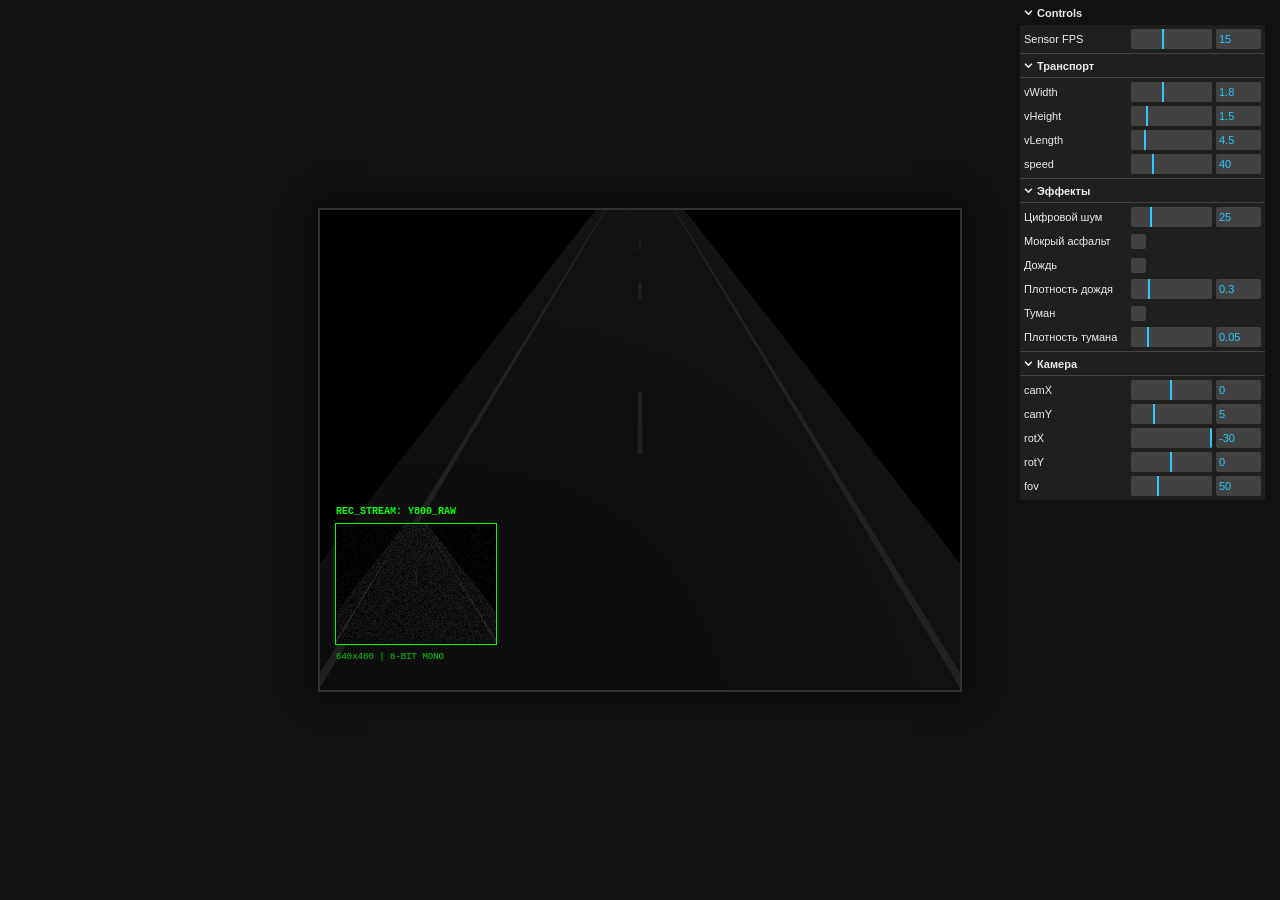
<file: tixroad/index.html>
<!DOCTYPE html>
<html lang="ru">
<head>
    <meta charset="UTF-8">
    <title>Sensor Sim Y800 - Full Vehicle Specs</title>
    <style>
        body { margin: 0; background: #111; font-family: 'Courier New', monospace; display: flex; justify-content: center; align-items: center; height: 100vh; overflow: hidden; flex-direction: column; }
        #camera-viewport { width: 640px; height: 480px; border: 2px solid #333; position: relative; background: #000; box-shadow: 0 0 30px rgba(0,0,0,0.7); }
        #y800-preview { position: absolute; bottom: 45px; left: 15px; width: 160px; height: 120px; border: 1px solid #0f0; background: #000; }
        #monitor-canvas { width: 100%; height: 100%; transform: scaleY(-1); image-rendering: pixelated; }
        .label { position: absolute; top: -18px; left: 0; color: #0f0; font-size: 10px; font-weight: bold; text-transform: uppercase; }
        .info { position: absolute; bottom: -18px; left: 0; color: #0f0; font-size: 9px; white-space: nowrap; opacity: 0.8; }
    </style>
    
    <script type="importmap">
    {
        "imports": {
            "three": "./libs/three.module.js",
            "lil-gui": "./libs/lil-gui.esm.js"
        }
    }
    </script>
    
</head>
<body>
    <div id="camera-viewport">
        <div id="y800-preview">
            <span class="label">REC_STREAM: Y800_RAW</span>
            <canvas id="monitor-canvas"></canvas>
            <span class="info">640x480 | 8-BIT MONO</span>
        </div>
    </div>

    <script type="module">
        import * as THREE from 'three';
        import { GUI } from 'lil-gui';

        const S_W = 640, S_H = 480;
        const scene = new THREE.Scene();
        const renderer = new THREE.WebGLRenderer({ antialias: true, preserveDrawingBuffer: true });
        renderer.setSize(S_W, S_H);
        renderer.shadowMap.enabled = true;
        renderer.shadowMap.type = THREE.PCFSoftShadowMap;
        document.getElementById('camera-viewport').appendChild(renderer.domElement);

        const camera = new THREE.PerspectiveCamera(50, S_W / S_H, 0.1, 1000);
        camera.rotation.order = 'YXZ';

        // --- 1. ДОРОГА ---
        const roadLen = 200;
        const roadGroup = new THREE.Group();
        const roadMat = new THREE.MeshStandardMaterial({ color: 0x1a1a1a, roughness: 0.9, metalness: 0.0 });
        const ground = new THREE.Mesh(new THREE.PlaneGeometry(9, roadLen), roadMat);
        ground.rotation.x = -Math.PI / 2; ground.receiveShadow = true;
        roadGroup.add(ground);

        const lineMat = new THREE.MeshBasicMaterial({ color: 0x333333, transparent: true, opacity: 0.5 }); 
        for(let i = -roadLen/2; i < roadLen/2; i += 12) { 
            const l = new THREE.Mesh(new THREE.PlaneGeometry(0.1, 3), lineMat); 
            l.rotation.x = -Math.PI / 2; l.position.set(0, 0.005, i);
            roadGroup.add(l);
        }
        [-3.5, 3.5].forEach(x => { 
            const edge = new THREE.Mesh(new THREE.PlaneGeometry(0.1, roadLen), lineMat); 
            edge.rotation.x = -Math.PI / 2; edge.position.set(x, 0.004, 0);
            roadGroup.add(edge);
        });
        scene.add(roadGroup);

        // --- ДОЖДЬ (Глобальный) ---
        const rainCount = 8000;
        const rainGeo = new THREE.BufferGeometry();
        const rainPos = new Float32Array(rainCount * 3);
        for(let i=0; i<rainCount*3; i+=3) {
            rainPos[i] = (Math.random() - 0.5) * 50; 
            rainPos[i+1] = Math.random() * 30;
            rainPos[i+2] = (Math.random() - 0.5) * roadLen;
        }
        rainGeo.setAttribute('position', new THREE.BufferAttribute(rainPos, 3));
        const rainMatr = new THREE.PointsMaterial({ color: 0xaaaaaa, size: 0.04, transparent: true, opacity: 0 });
        const rain = new THREE.Points(rainGeo, rainMatr);
        scene.add(rain);

        // --- 2. МАШИНА ---
        const carGroup = new THREE.Group();
        const carBody = new THREE.Mesh(new THREE.BoxGeometry(1, 1, 1), new THREE.MeshStandardMaterial({ color: 0x880000 }));
        carBody.castShadow = true; 
        carGroup.add(carBody);
        scene.add(carGroup);

        const createHL = () => {
            const l = new THREE.SpotLight(0xffffcc, 0, 80, Math.PI/4, 0.3);
            l.castShadow = true;
            const b = new THREE.Mesh(new THREE.SphereGeometry(0.08), new THREE.MeshBasicMaterial({ color: 0xffffff }));
            scene.add(l, l.target, b);
            return { l, b };
        };
        const headL = createHL(), headR = createHL(), headC = createHL();

        const sun = new THREE.DirectionalLight(0xffffff, 1);
        sun.castShadow = true;
        sun.shadow.camera.left = -20; sun.shadow.camera.right = 20;
        sun.shadow.camera.top = 20; sun.shadow.camera.bottom = -20;
        sun.shadow.mapSize.set(1024, 1024);
        scene.add(sun, sun.target, new THREE.AmbientLight(0xffffff, 0.1));

        // --- 3. НАСТРОЙКИ ---
        const settings = {
            fps: 15, speed: 40, vWidth: 1.8, vHeight: 1.5, vLength: 4.5,
            camX: 0, camY: 5, camZ: 30, rotX: -30, rotY: 0, fov: 50,
            sunLat: 25, sunIntensity: 1, noiseIntensity: 25, lightPower: 80,
            wetRoad: false, rain: false, rainIntensity: 0.3, 
            fog: false, fogDensity: 0.05
        };

        const gui = new GUI();
        gui.add(settings, 'fps', 5, 30, 1).name('Sensor FPS');
        const vF = gui.addFolder('Транспорт');
        vF.add(settings, 'vWidth', 1, 3); 
        vF.add(settings, 'vHeight', 0.8, 4.5); // Вернул высоту
        vF.add(settings, 'vLength', 1.5, 20);  // Вернул длину
        vF.add(settings, 'speed', 0, 150);
        
        const eF = gui.addFolder('Эффекты');
        eF.add(settings, 'noiseIntensity', 0, 100).name('Цифровой шум');
        eF.add(settings, 'wetRoad').name('Мокрый асфальт').onChange(v => {
            roadMat.roughness = v ? 0.1 : 0.9;
            roadMat.metalness = v ? 0.4 : 0.0;
            roadMat.color.setHex(v ? 0x080808 : 0x1a1a1a);
        });
        eF.add(settings, 'rain').name('Дождь');
        eF.add(settings, 'rainIntensity', 0.1, 1.0).name('Плотность дождя');
        eF.add(settings, 'fog').name('Туман').onChange(v => {
            scene.fog = v ? new THREE.FogExp2(0x000000, settings.fogDensity) : null;
        });
        eF.add(settings, 'fogDensity', 0.01, 0.2).name('Плотность тумана').onChange(v => {
            if (scene.fog) scene.fog.density = v;
        });

        const cF = gui.addFolder('Камера');
        cF.add(settings, 'camX', -5, 5); cF.add(settings, 'camY', 3, 10);
        cF.add(settings, 'rotX', -45, -30); 
        cF.add(settings, 'rotY', -30, 30);
        cF.add(settings, 'fov', 40, 70).onChange(v => { camera.fov = v; camera.updateProjectionMatrix(); });

        const mCanvas = document.getElementById('monitor-canvas'), mCtx = mCanvas.getContext('2d');
        mCanvas.width = S_W; mCanvas.height = S_H;

        function capture() {
            const gl = renderer.getContext();
            const px = new Uint8Array(S_W * S_H * 4);
            gl.readPixels(0, 0, S_W, S_H, gl.RGBA, gl.UNSIGNED_BYTE, px);
            const img = mCtx.createImageData(S_W, S_H);
            for (let i = 0; i < S_W * S_H; i++) {
                const j = i * 4;
                let y = 0.299*px[j] + 0.587*px[j+1] + 0.114*px[j+2];
                const noise = (Math.random() - 0.5) * settings.noiseIntensity;
                y = Math.min(255, Math.max(0, y + noise));
                img.data[j] = img.data[j+1] = img.data[j+2] = y; img.data[j+3] = 255;
            }
            mCtx.putImageData(img, 0, 0);
        }

        let lastT = 0;
        function animate(t) {
            requestAnimationFrame(animate);
            const dt = (t - lastT) / 1000 || 0; 
            lastT = t;
            
            carBody.scale.set(settings.vWidth, settings.vHeight, settings.vLength);
            carGroup.position.set(1.75, (settings.vHeight / 2) + 0.2, carGroup.position.z + (settings.speed / 3.6) * dt);
            if (carGroup.position.z > roadLen/2) carGroup.position.z = -roadLen/2;

            if (settings.rain) {
                rainMatr.opacity = settings.rainIntensity;
                const posArr = rain.geometry.attributes.position.array;
                const rainSpeed = settings.rainIntensity * 1.5;
                for (let i = 1; i < posArr.length; i += 3) {
                    posArr[i] -= rainSpeed;
                    if (posArr[i] < 0) posArr[i] = 30; 
                }
                rain.geometry.attributes.position.needsUpdate = true;
            } else { rainMatr.opacity = 0; }

            const phi = THREE.MathUtils.degToRad(90 - settings.sunLat);
            sun.position.setFromSphericalCoords(100, phi, Math.PI/2);
            sun.position.z += carGroup.position.z;
            sun.target.position.set(carGroup.position.x, 0, carGroup.position.z);
            sun.target.updateMatrixWorld();

            const frontZ = carGroup.position.z + (settings.vLength / 2);
            const hY = 0.5;
            const tiltRad = THREE.MathUtils.degToRad(1.5);
            const targetY = hY - (Math.tan(tiltRad) * 20);

            [headL, headR, headC].forEach(h => { h.l.intensity = 0; h.b.visible = false; });

            if (settings.vWidth <= 1.0) {
                headC.l.intensity = settings.lightPower;
                headC.l.position.set(carGroup.position.x, hY, frontZ);
                headC.l.target.position.set(carGroup.position.x, targetY, frontZ + 20);
                headC.b.position.copy(headC.l.position); headC.b.visible = true;
            } else {
                const posX = (settings.vWidth / 2) - 0.2; 
                [headL, headR].forEach((h, i) => {
                    const curX = carGroup.position.x + (posX * (i === 0 ? -1 : 1));
                    h.l.intensity = settings.lightPower;
                    h.l.position.set(curX, hY, frontZ);
                    h.l.target.position.set(curX, targetY, frontZ + 20);
                    h.b.position.copy(h.l.position); h.b.visible = true;
                });
            }

            sun.intensity = settings.sunIntensity;
            camera.position.set(settings.camX, settings.camY, settings.camZ);
            camera.rotation.set(THREE.MathUtils.degToRad(settings.rotX), THREE.MathUtils.degToRad(settings.rotY), 0);

            renderer.render(scene, camera);
            capture();
        }

        animate(0);
    </script>
</body>
</html>
</file>
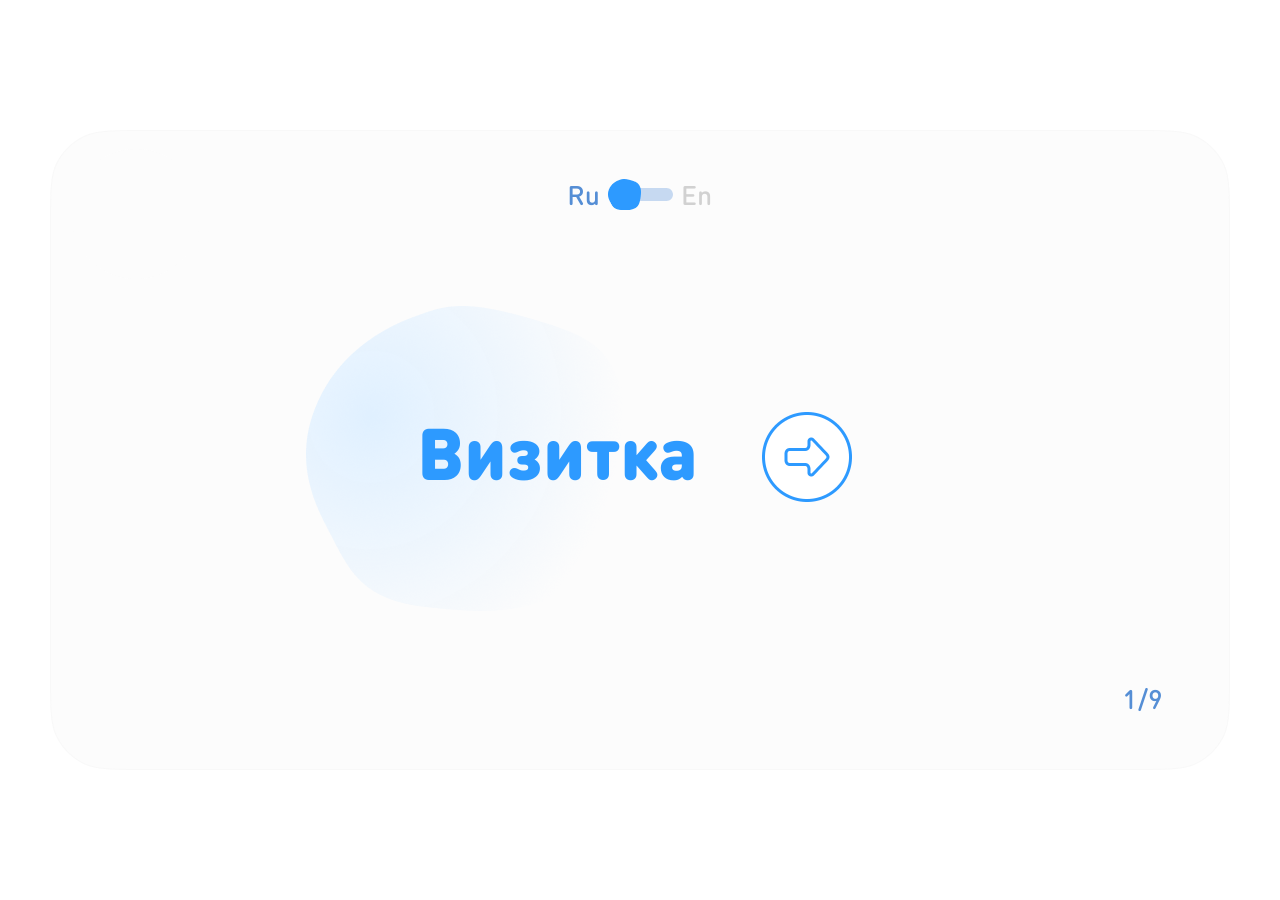
<file: visitcard/index.html>
﻿<!doctype html>
<html lang="en-US">
<head>
  <meta charset="utf-8">
  <!-- Created using Storyline 360 x64 - http://www.articulate.com  -->
  <!-- version: 3.82.31354.0 -->
  <title>visitcard15</title>
  <meta http-equiv="x-ua-compatible" content="IE=edge"/>
  <meta name="viewport" content="width=device-width,initial-scale=1,user-scalable=no,shrink-to-fit=no,minimal-ui"/>
  <meta name="apple-mobile-web-app-capable" content="yes"/>
  <style>
    html, body { height: 100%; padding: 0; margin: 0 }
    #app { height: 100%; width: 100%; }
  </style>

  <script>
    window.DS = {};
    window.globals = {
      DATA_PATH_BASE: '',
      HAS_FRAME: true,
      HAS_SLIDE: true,

      lmsPresent: false,
      tinCanPresent: false,
      cmi5Present: false,
      aoSupport: false,
      scale: 'noscale',
      captureRc: false,
      browserSize: 'optimal',
      bgColor: '#FFFFFF',
      features: 'BackgroundAudioTriggers,BackgroundAudioVolumeVariable,ConnectionMessages,DropIn1,DropIn2,DropIn3,DropIn4,DropIn5,LayerPresentAsDialog,MultiLineTextEntry,MultipleQuizTracking,PlayerTooltips,UpdatedThemeEditor',
      themeName: 'unified',
      preloaderColor: '#8C8C8C',
      suppressAnalytics: false,
      productChannel: 'stable',
      publishSource: 'storyline',
      aid: 'aid|1ee7dd15-1472-4742-a894-e7dce46ab23c',
      cid: 'f4eb46d7-cd8f-49f8-a8a5-55f591bffea7',
      playerVersion: '3.82.31354.0',
      publishTimestamp: '2024-01-12T11:11:28.3998972Z',
      maxIosVideoElements: 10,
      connectionSettings: { message: 'You%20are%20offline.%20Trying%20to%20reconnect...', useDarkTheme: true, mode: 'disabled' },

      
      parseParams: function(qs) {
        if (window.globals.parsedParams != null) {
          return window.globals.parsedParams;
        }
        qs = (qs || window.location.search.substr(1)).split('+').join(' ');
        var params = {},
            tokens,
            re = /[?&]?([^=]+)=([^&]*)/g;

        while (tokens = re.exec(qs)) {
          params[decodeURIComponent(tokens[1]).trim()] =
            decodeURIComponent(tokens[2]).trim();
        }
        window.globals.parsedParams = params;
        return params;
      }

    };
  </script>
  <script>
    var isIe11 = ('ActiveXObject' in window || window.MSBlobBuilder != null)
      && window.msCrypto != null && !window.ActiveXObject;
    if (isIe11) {
      window.globals.unsupportedBrowser = true;
      document.write(atob('[base64]'));
    }
  </script>
  
  <script>window.THREE = { };</script>
  
</head>
<body style="background: #FFFFFF" class="cs-HTML theme-unified">
  <!-- 360 -->
  <script>!function(){var e,i=/iPhone/i,o=/iPod/i,n=/iPad/i,t=/\biOS-universal(?:.+)Mac\b/i,r=/\bAndroid(?:.+)Mobile\b/i,a=/Android/i,d=/(?:SD4930UR|\bSilk(?:.+)Mobile\b)/i,p=/Silk/i,l=/Windows Phone/i,u=/\bWindows(?:.+)ARM\b/i,b=/BlackBerry/i,s=/BB10/i,c=/Opera Mini/i,f=/\b(CriOS|Chrome)(?:.+)Mobile/i,h=/Mobile(?:.+)Firefox\b/i,v=function(e){return void 0!==e&&"MacIntel"===e.platform&&"number"==typeof e.maxTouchPoints&&e.maxTouchPoints>1&&"undefined"==typeof MSStream};e=function(e){var m={userAgent:"",platform:"",maxTouchPoints:0};e||"undefined"==typeof navigator?"string"==typeof e?m.userAgent=e:e&&e.userAgent&&(m={userAgent:e.userAgent,platform:e.platform,maxTouchPoints:e.maxTouchPoints||0}):m={userAgent:navigator.userAgent,platform:navigator.platform,maxTouchPoints:navigator.maxTouchPoints||0};var g=m.userAgent,y=g.split("[FBAN");void 0!==y[1]&&(g=y[0]),void 0!==(y=g.split("Twitter"))[1]&&(g=y[0]);var A=function(e){return function(i){return i.test(e)}}(g),w={apple:{phone:A(i)&&!A(l),ipod:A(o),tablet:!A(i)&&(A(n)||v(m))&&!A(l),universal:A(t),device:(A(i)||A(o)||A(n)||A(t)||v(m))&&!A(l)},amazon:{phone:A(d),tablet:!A(d)&&A(p),device:A(d)||A(p)},android:{phone:!A(l)&&A(d)||!A(l)&&A(r),tablet:!A(l)&&!A(d)&&!A(r)&&(A(p)||A(a)),device:!A(l)&&(A(d)||A(p)||A(r)||A(a))||A(/\bokhttp\b/i)},windows:{phone:A(l),tablet:A(u),device:A(l)||A(u)},other:{blackberry:A(b),blackberry10:A(s),opera:A(c),firefox:A(h),chrome:A(f),device:A(b)||A(s)||A(c)||A(h)||A(f)},any:!1,phone:!1,tablet:!1};return w.any=w.apple.device||w.android.device||w.windows.device||w.other.device,w.phone=w.apple.phone||w.android.phone||w.windows.phone,w.tablet=w.apple.tablet||w.android.tablet||w.windows.tablet,w}(),"object"==typeof exports&&"undefined"!=typeof module?module.exports=e:"function"==typeof define&&define.amd?define((function(){return e})):this.isMobile=e}();
    window.isMobile.apple.tablet = window.isMobile.apple.tablet ||
      (navigator.platform === 'MacIntel' && navigator.maxTouchPoints > 1);
    window.isMobile.apple.device = window.isMobile.apple.device || window.isMobile.apple.tablet;
    window.isMobile.tablet = window.isMobile.tablet || window.isMobile.apple.tablet;
    window.isMobile.any = window.isMobile.any || window.isMobile.apple.tablet;
  </script>

  <div id="focus-sink" tabindex="-1"></div>

  <div id="preso"></div>
  <script>
    (function() {

      var classTypes = [ 'desktop', 'mobile', 'phone', 'tablet' ];

      var addDeviceClasses = function(prefix, testObj) {
        var curr, i;
        for (i = 0; i < classTypes.length; i++) {
          curr = classTypes[i];
          if (testObj[curr]) {
            document.body.classList.add(prefix + curr);
          }
        }
      };

      var params = window.globals.parseParams(),
          isDevicePreview = params.devicepreview === '1',
          isPhoneOverride = params.deviceType === 'phone' || (isDevicePreview && params.phone == '1'),
          isTabletOverride = (params.deviceType === 'tablet' || isDevicePreview) && !isPhoneOverride,
          isMobileOverride = isPhoneOverride || isTabletOverride;

      var deviceView = {
        desktop: !window.isMobile.any && !isMobileOverride,
        mobile: window.isMobile.any || isMobileOverride,
        phone: isPhoneOverride || (window.isMobile.phone && !isTabletOverride),
        tablet: isTabletOverride || window.isMobile.tablet
      };

      window.globals.deviceView = deviceView;
      window.isMobile.desktop = !window.isMobile.any;
      window.isMobile.mobile = window.isMobile.any;

      addDeviceClasses('view-', deviceView);

    })();
  </script>
  
  <script src='story_content/user.js' type=text/javascript></script>
  <div class="slide-loader"></div>

  <script>
    var doc = document, loader = doc.body.querySelector('.slide-loader'); [ 1, 2, 3 ].forEach(function(n) { var d = doc.createElement('div'); d.style.backgroundColor = window.globals.preloaderColor; d.classList.add('mobile-loader-dot'); d.classList.add('dot' + n); loader.appendChild(d); });
  </script>

  <div class="mobile-load-title-overlay" style="display: none">
    <div class="mobile-load-title">visitcard15</div>
  </div>

  <div class="mobile-chrome-warning"></div>

  
<style>
  .warn-connection-dialog {
    display: none;
    background: transparent;
    pointer-events: all;
    position: fixed;
    left: 0;
    top: 0;
    width: 100%;
    height: 100%;
    z-index: 999;
  }

  .warn-connection-content {
    pointer-events: all;
    border-radius: 4px;
    background: white;
    border: 1px solid #E7E7E7;
    color: #333333;
    box-shadow: 0 2px 4px rgba(0, 0, 0, 0.25);
    transition: all 150ms ease-out;
    position: absolute;
    white-space: nowrap;
  }

  .view-phone.is-landscape .warn-connection-content {
    left: 23px;
    bottom: 23px;
  }

  .view-tablet.is-landscape .warn-connection-content {
    left: 50%;
    top: 20px;
    transform: translateX(-50%);
  }

  .view-mobile.is-portrait .warn-connection-content {
    transform: translate(-50%, calc(-100% - 15px));
  }

  .warn-connection-content p {
    display: inline-block;
    margin: 0 8px 0 0;
    line-height: 33px;
    font-size: 11px;
  }

  .warn-connection-content svg {
    position: relative;
    vertical-align: middle;
    margin: 0 2px 2px 8px;
  }

  .view-desktop .warn-connection-content {
    left: 1.5em;
    bottom: 1.5em;
  }

  .view-desktop .warn-connection-content p {
    font-size: 1.1em;
  }

  .is-offline .warn-connection-dialog {
    display: block;
  }

  .is-offline .cs-panel * {
    pointer-events: none !important;
  }

  .is-offline .cs-panel {
    pointer-events: all !important;
  }

  .is-offline #nav-controls * {
    pointer-events: none !important;
  }

  .is-offline #nav-controls {
    pointer-events: all !important;
  }
</style>

<div class="warn-connection-dialog" role="alertdialog" aria-modal="true" tabindex="0" aria-labelledby="warn-connection-message">
  <div class="warn-connection-content">
    <svg width="17" height="15" viewBox="0 0 17 15" xmlns="http://www.w3.org/2000/svg">
      <path fill="#8F0000" stroke="white" d="M16.07,12.98 L15.88,12.23 L9.51,1.21 C8.97,0.26,7.6,0.26,7.06,1.21 L0.69,12.23 C0.15,13.16,0.81,14.36,1.91,14.36 H14.65 C15.47,14.36,16.05,13.7,16.07,12.98 Z"/>
      <path fill="white" stroke="white" d="M8.58,5.5 C8.35,5.28,8.5,5.35,8.21,5.32 C8.09,5.35,7.97,5.49,7.96,5.67 C7.97,5.79,7.98,5.92,7.98,6.04 L7.98,6.04 C7.99,6.17,8,6.31,8.01,6.43 L8.01,6.44 C8.03,6.92,8.06,7.41,8.09,7.9 L8.09,7.9 C8.12,8.39,8.14,8.88,8.17,9.37 C8.17,9.39,8.18,9.42,8.2,9.44 C8.23,9.46,8.25,9.47,8.28,9.47 C8.31,9.47,8.34,9.46,8.35,9.44 C8.37,9.43,8.38,9.4,8.39,9.35 L8.39,9.34 C8.39,9.24,8.4,9.15,8.4,9.05 L8.4,9.05 C8.41,8.96,8.41,8.86,8.42,8.75 C8.43,8.44,8.45,8.12,8.47,7.81 L8.47,7.81 C8.49,7.49,8.51,7.18,8.53,6.87 C8.55,6.46,8.56,6.05,8.59,5.64 L8.6,5.62 C8.6,5.57,8.59,5.53,8.58,5.5 L8.21,5.32 Z"/>
      <circle fill="white" stroke="white" cx="8.3" cy="11.35" r="0.3"/>
    </svg>
    <p id="warn-connection-message">You are offline. Trying to reconnect...</p>
  </div>
</div>

<script>
  (function() {
    window.DS.connection = {
      warningShown: false,
      assets: {},
      loadingAssetGroup: false,
      retryDelay: 500
    };

    var connectionSettings = window.globals.connectionSettings || {};

    // The `window.globals.features` variable must be set in `webpack.dev.config` when testing locally - it is not enough
    // to have it in the data - but it must be set there as well.
    var useConnectionMessages = window.AbortController != null &&
      window.location.protocol != 'file:' &&
      window.globals.features.indexOf('ConnectionMessages') != -1 &&
      connectionSettings.mode === 'normal';

    window.DS.connection.useConnectionMessages = useConnectionMessages;

    var assetCount = 0;
    var checkLoadedId;


    if (useConnectionMessages && connectionSettings != null) {
      var contentEl = document.querySelector('.warn-connection-content');
      var messageEl = contentEl.querySelector('p');

      if (connectionSettings.useDarkTheme) {
        contentEl.style.borderColor = '#BABBBA';
        contentEl.style.backgroundColor = '#282828';
        contentEl.style.color = '#FFFFFF';
      }

      if (connectionSettings.message != null) {
        messageEl.textContent = window.decodeURIComponent(connectionSettings.message);
      }
    }

    function checkAssetsReady() {
      for (var i in DS.connection.assets) {
        if (!DS.connection.assets[i].success) {
          return false;
        }
      }
      return true;
    }

    function stopAssetGroup() {
      if (!useConnectionMessages) { return; }

      assetCount = 0;

      DS.connection.oldAssetGroup = DS.connection.assets;
      DS.connection.assets = {};
      DS.connection.loadingAssetGroup = false;
      clearInterval(checkLoadedId);
    }

    function startAssetGroup() {
      if (!useConnectionMessages) { return; }
      var ticks = 0;
      clearInterval(checkLoadedId);
      checkLoadedId = setInterval(function() {
        var loaded = 0;
        if (assetCount === 0 && loaded === 0) {
          clearInterval(checkLoadedId);
          return;
        }

        for (var i in DS.connection.assets) {
          if (DS.connection.assets[i].success) {
            loaded++;
          }
        }

        if (assetCount === loaded && checkAssetsReady()) {
          for (var i in DS.connection.assets) {
            if (DS.connection.assets[i].action) {
              DS.connection.assets[i].action();
            }
          }
          hideWarning();
          stopAssetGroup();
        }
      }, 100)
    }

    function requiredAsset(url, action, retry, type) {
      if (!useConnectionMessages) { return; }
      if (DS.connection.assets[url]) { return; }

      DS.connection.assets[url] = {
        success: false, action: action, retry: retry, type: type
      };
      assetCount = Object.keys(DS.connection.assets).length;
      if (!DS.connection.loadingAssetGroup) {
        startAssetGroup();
      }
      DS.connection.loadingAssetGroup = true;
    }

    function assetLoaded(url) {
      if (!useConnectionMessages) { return; }
      if (DS.connection.assets[url]) {
        DS.connection.assets[url].success = true;
      }
    }

    function assetFailed(url) {
      if (!useConnectionMessages) { return; }
      if (!DS.connection.assets[url]) {
        if (/\.js$/.test(url) && url.indexOf('transcripts') === -1) {
          setTimeout(function() {
            if (DS.connection.lastSlideLoaded != null) {
              DS.connection.lastSlideLoaded();
            }
          }, DS.connection.retryDelay);
        }
        return;
      }
      if (!DS.connection.warningShown) { showWarning(); }
      if (DS.connection.assets[url].retry) {
        setTimeout(function() {
          if (!DS.connection.assets[url].success) {
            DS.connection.assets[url].retry()
          }
        }, DS.connection.retryDelay);
      }
    }

    function hideWarning() {
      document.body.classList.remove('is-offline');
      DS.connection.warningShown = false;
      enableKeys();
    }
    DS.connection.hideWarning = hideWarning

    function showWarning(btn) {
      document.body.classList.add('is-offline')
      DS.connection.warningShown = true;
      updateWarningPosition();
      disableKeys();
    }

    function updateWarningPosition() {
      if (!DS.connection.warningShown) {
        return;
      }

      var isPortrait = document.body.classList.contains('is-portrait');
      var isMobile = document.body.classList.contains('view-mobile');
      var warningEl = document.querySelector('.warn-connection-content');

      if (isPortrait && isMobile) {
        var slide = document.querySelector('.primary-slide');
        var slideRect = slide != null
          ? slide.getBoundingClientRect()
          : { top: window.innerHeight, left: 0, width: window.innerWidth };

        warningEl.style.top = `${slideRect.top}px`
        warningEl.style.left = `${slideRect.left + slideRect.width / 2}px`
      } else {
        warningEl.style.top = null;
        warningEl.style.left = null;
      }

      window.requestAnimationFrame(updateWarningPosition);
    }

    function onDisableKeyDown(e) {
      e.preventDefault();
      e.stopImmediatePropagation();
    }

    function onDisableKeyUp(e) {
      e.preventDefault();
      e.stopImmediatePropagation();
    }

    var accStyle = document.createElement('style');
    var warnDialogEl = document.querySelector('.warn-connection-dialog');

    function disableKeys() {
      if (DS.views && DS.views.nsStack && DS.views.nsStack.length === 1) {
        DS.views.nsStack[0].tabReachable = false
        DS.views.nsStack[0].updateTabIndex(true, true);
      }

      accStyle.innerHTML = '.acc-shadow-dom { display: none; }';
      document.body.appendChild(accStyle);

      warnDialogEl.parentNode.append(warnDialogEl);
      warnDialogEl.focus();
    }

    function enableKeys() {
      accStyle.remove();
      if (DS.views && DS.views.nsStack && DS.views.nsStack.length === 1 && DS.views.nsStack[0].name === '_frame') {
        DS.views.nsStack[0].tabReachable = true;
        DS.views.nsStack[0].updateTabIndex();
      }
    }

    // these will all be noops if the feature flag isn't set in
    // the data and `window.globals.features`
    DS.connection.requiredAsset = requiredAsset;
    DS.connection.assetLoaded = assetLoaded;
    DS.connection.assetFailed = assetFailed;
    DS.connection.stopAssetGroup = stopAssetGroup;
    DS.connection.startAssetGroup = startAssetGroup;
  })();
</script>


  <script>
    
    if (window.autoSpider && window.vInterfaceObject) {
      document.querySelector('.mobile-load-title-overlay').style.display = 'none';
    }
  </script>

  

  <link rel="stylesheet" href="html5/data/css/output.min.css" data-noprefix/>
</body>
<script src="html5/lib/scripts/bootstrapper.min.js"></script>
</html>
</file>
<file: visitcard/html5/data/css/output.min.css>
@font-face {
  font-family: 'LatoBold Charset1_ Bold73AA1B32';
  src: url('[data-uri]');
  font-style: normal;
  font-weight: normal;
}
@font-face {
  font-family: 'Lato Charset1_ 6VnaEzNr9E4CF70E';
  src: url('[data-uri]');
  font-style: normal;
  font-weight: normal;
}
@font-face {
  font-family: 'DINRoundPro-Medi CharseD417FB82';
  src: url('[data-uri]');
  font-style: normal;
  font-weight: normal;
}
@font-face {
  font-family: 'DINRoundPro-Black Chars0F58AE79';
  src: url('[data-uri]');
  font-style: normal;
  font-weight: normal;
}
@font-face {
  font-family: 'DINRoundPro Charset1_ 50D589285';
  src: url('[data-uri]');
  font-style: normal;
  font-weight: normal;
}
@font-face {
  font-family: 'DINRoundPro-Bold ChBoldF04AA079';
  src: url('[data-uri]');
  font-style: normal;
  font-weight: normal;
}
@font-face {
  font-family: 'DINRoundPro-Medi Charse0C94C2BC';
  src: url('[data-uri]');
  font-style: normal;
  font-weight: normal;
}
@font-face {
  font-family: 'DINRoundPro-Black Chars23A1B464';
  src: url('[data-uri]');
  font-style: normal;
  font-weight: normal;
}
@font-face {
  font-family: 'DINRoundPro Charset0_v8BF83A689';
  src: url('[data-uri]');
  font-style: normal;
  font-weight: normal;
}
@font-face {
  font-family: 'DINRoundPro-Bold ChBold350FCF30';
  src: url('[data-uri]');
  font-style: normal;
  font-weight: normal;
}
.cs-HTML {
  background: rgba(255, 255, 255, 1);
}
.cs-npnxnanbnsnfns00001100101 .cs-infopanel  {
  box-shadow: 0 1px 0 rgba(0, 0, 0, 0);
  background: rgba(255, 255, 255, 1);
}
.cs-npnxnanbnsnfns00001100101 .cs-infopanel .cs-link {
  color: rgba(88, 88, 88, 1);
}
.cs-npnxnanbnsnfns00001100101 .cs-infopanel .cs-link:hover {
  color: rgba(255, 255, 255, 1);
}
.cs-npnxnanbnsnfns00001100101 .cs-infopanel .cs-name {
  color: rgba(68, 68, 68, 1);
}
.cs-npnxnanbnsnfns00001100101 .cs-infopanel .cs-title {
  color: rgba(153, 153, 153, 1);
}
.cs-npnxnanbnsnfns00001100101 .cs-infopanelpopup  {
  box-shadow: 0 1px 0 rgba(0, 0, 0, 0);
  background: rgba(0, 0, 0, 0);
}
.cs-npnxnanbnsnfns00001100101 .cs-infopanelpopup .cs-link {
  color: rgba(255, 0, 0, 1);
}
.cs-npnxnanbnsnfns00001100101 .cs-infopanelpopup .cs-link:hover {
  color: rgba(255, 255, 255, 1);
}
.cs-npnxnanbnsnfns00001100101 .cs-infopanelpopup .cs-name {
  color: rgba(255, 255, 255, 1);
}
.cs-npnxnanbnsnfns00001100101 .cs-infopanelpopup .cs-bio {
  color: rgba(88, 88, 88, 1);
}
.cs-npnxnanbnsnfns00001100101 .cs-timer  {
  color: rgba(88, 88, 88, 1);
}
.cs-npnxnanbnsnfns00001100101 .cs-duration stop:first-child {
  stop-color: rgba(220, 220, 220, 1);
}
.cs-npnxnanbnsnfns00001100101 .cs-duration stop:last-child {
  stop-color: rgba(220, 220, 220, 1);
}
.cs-npnxnanbnsnfns00001100101 .cs-elapsed stop:first-child {
  stop-color: rgba(254, 227, 71, 1);
}
.cs-npnxnanbnsnfns00001100101 .cs-elapsed stop:last-child {
  stop-color: rgba(254, 227, 71, 1);
}
.cs-npnxnanbnsnfns00001100101 .cs-timer .cs-pie .cs-innerstroke {
  stroke: rgba(199, 199, 199, 1);
}
.cs-npnxnanbnsnfns00001100101 .cs-timer .cs-pie .cs-innerborder {
  stroke: rgba(255, 255, 255, 1);
}
.cs-npnxnanbnsnfns00001100101 .cs-window  {
  box-shadow: 0 8px 5px rgba(0, 0, 0, 0.2);
  border-color: rgba(49, 99, 0, 1);
  background: rgba(250, 250, 250, 1);
  color: rgba(70, 70, 70, 1);
}
.cs-npnxnanbnsnfns00001100101 .cs-window .cs-diva {
  border-color: rgba(0, 0, 0, 0);
}
.cs-npnxnanbnsnfns00001100101 .cs-window .cs-divb {
  border-color: rgba(0, 0, 0, 0);
}
.cs-npnxnanbnsnfns00001100101 .cs-editor .cs-editor-slide {
  color: rgba(255, 255, 255, 1);
}
.cs-npnxnanbnsnfns00001100101 .cs-editor .cs-editor-html {
  color: rgba(70, 70, 70, 1);
}
.cs-npnxnanbnsnfns00001100101 .cs-editor .cs-editor-button {
  text-shadow: 0 1px 0 rgba(0, 0, 0, 0);
  color: rgba(255, 255, 255, 1);
  border-color: rgba(33, 68, 0, 1);
  background: rgba(60, 124, 0, 1);
}
.cs-npnxnanbnsnfns00001100101 .cs-editor .cs-editor-button:hover {
  background: rgba(66, 142, 0, 1);
}
.cs-npnxnanbnsnfns00001100101 .cs-editor .cs-editor-button:active {
  background: rgba(46, 93, 0, 1);
}
.cs-npnxnanbnsnfns00001100101 .cs-listitem  {
  color: rgba(70, 70, 70, 1);
  border-color: none;
  border: 1px solid transparent;
}
.cs-npnxnanbnsnfns00001100101 .cs-listitem:hover {
  background: rgba(0, 0, 0, 0.05);
  border-color: rgba(142, 143, 142, 1) !important;
  border-width: 1px;
  border-radius: 2px;
  border-style: solid;
  box-sizing: border-box;
}
.cs-npnxnanbnsnfns00001100101 .cs-listitem.hover {
  background: rgba(0, 0, 0, 0.05);
  border-color: rgba(142, 143, 142, 1) !important;
  border-width: 1px;
  border-radius: 2px;
  border-style: solid;
  box-sizing: border-box;
}
.cs-npnxnanbnsnfns00001100101 .cs-glossary  {
  color: rgba(70, 70, 70, 1);
}
.cs-npnxnanbnsnfns00001100101 .cs-glossary .cs-scrolling-panel {
  background: rgba(0, 0, 0, 0);
}
.cs-npnxnanbnsnfns00001100101 .cs-glossary .cs-term.cs-selected .cs-choice-list-trigger {
  color: rgba(255, 255, 255, 1);
  background: rgba(255, 255, 255, 1);
}
.cs-npnxnanbnsnfns00001100101 .cs-glossary .cs-term.cs-selected .cs-choice-list-trigger:focus {
  color: rgba(255, 255, 255, 1);
  background: rgba(255, 255, 255, 1);
}
.cs-npnxnanbnsnfns00001100101 .cs-glossary .cs-term:hover .cs-choice-list-trigger {
  background: rgba(70, 70, 70, 1);
}
.cs-npnxnanbnsnfns00001100101 .cs-glossary .cs-term.hover .cs-choice-list-trigger {
  background: rgba(70, 70, 70, 1);
}
.cs-npnxnanbnsnfns00001100101 .cs-glossary .cs-term .cs-choice-list-trigger:focus {
  background: rgba(70, 70, 70, 1);
}
.cs-npnxnanbnsnfns00001100101 .cs-glossary .cs-diva {
  border-color: rgba(0, 0, 0, 0);
}
.cs-npnxnanbnsnfns00001100101 .cs-glossary .cs-divb {
  border-color: rgba(0, 0, 0, 0);
}
.cs-npnxnanbnsnfns00001100101 .cs-glossary .cs-divc {
  border-color: rgba(0, 0, 0, 0);
}
.cs-npnxnanbnsnfns00001100101 .cs-glossary .cs-heading {
  color: rgba(44, 47, 48, 1);
  font-weight: 700;
}
.note-content p span {
  color: rgba(70, 70, 70, 1);
  line-height: 1.4em;
  font-size: 103.769%;
}
.cs-npnxnanbnsnfns00001100101 .cs-resource .cs-separator {
  border-color: rgba(0, 0, 0, 0);
}
.cs-npnxnanbnsnfns00001100101 .cs-outline  {
  color: rgba(45, 45, 45, 1);
}
.cs-npnxnanbnsnfns00001100101 .cs-outline .cs-diva {
  border-color: rgba(0, 0, 0, 0);
}
.cs-npnxnanbnsnfns00001100101 .cs-outline .cs-divb {
  border-color: rgba(0, 0, 0, 0);
}
.cs-npnxnanbnsnfns00001100101 .cs-outline .cs-divc {
  border-color: rgba(0, 0, 0, 0);
}
.cs-npnxnanbnsnfns00001100101 .cs-outline .cs-search-filter:hover {
  color: rgba(0, 0, 0, 0);
}
.cs-npnxnanbnsnfns00001100101 .cs-outline .cs-search-filter.hover {
  color: rgba(0, 0, 0, 0);
}
.cs-npnxnanbnsnfns00001100101 .cs-transcript  {
  color: rgba(255, 255, 255, 1);
}
.cs-npnxnanbnsnfns00001100101 .cs-transcript .cs-div {
  border-color: rgba(0, 0, 0, 0);
}
.cs-npnxnanbnsnfns00001100101 .cs-tabs:not(.topmenu-item) {
  color: rgba(39, 43, 44, 1);
}
.cs-npnxnanbnsnfns00001100101 .cs-tabs .cs-inner-button:not(.topmenu-item) {
  text-shadow: 0 1px 0 rgba(0, 0, 0, 0);
}
.cs-npnxnanbnsnfns00001100101 .cs-tabs:hover:not(.topmenu-item) {
  color: rgba(39, 43, 44, 1);
}
.cs-npnxnanbnsnfns00001100101 .cs-tabs.cs-selected {
  background: rgba(0, 0, 0, 0);
  color: rgba(39, 43, 44, 1);
}
.cs-npnxnanbnsnfns00001100101 .cs-seekcontrol  {
  background: rgba(0, 0, 0, 0);
  border-color: rgba(0, 0, 0, 0);
}
.cs-npnxnanbnsnfns00001100101 .cs-seekcontrol .cs-button:hover .cs-icon {
  fill: rgba(255, 255, 255, 1);
}
.cs-npnxnanbnsnfns00001100101 .cs-seekcontrol .cs-button.hover .cs-icon {
  fill: rgba(255, 255, 255, 1);
}
.cs-npnxnanbnsnfns00001100101 .cs-seekcontrol .cs-button .cs-icon-shadow {
  fill: rgba(0, 0, 0, 0);
}
.cs-npnxnanbnsnfns00001100101 .cs-seekcontrol .cs-button .cs-icon {
  fill: rgba(140, 140, 140, 1);
}
.cs-npnxnanbnsnfns00001100101 .cs-seekcontrol .cs-seek .cs-fill {
  background: rgba(255, 255, 255, 0.6);
}
.cs-npnxnanbnsnfns00001100101 .cs-seekcontrol .cs-seek {
  background: rgba(142, 143, 142, 1);
  border-color: rgba(0, 0, 0, 0);
}
.cs-npnxnanbnsnfns00001100101 .cs-searchinput .cs-input {
  color: rgba(70, 70, 70, 1);
  border-color: rgba(0, 0, 0, 0);
  background: rgba(0, 0, 0, 0.05);
}
.cs-npnxnanbnsnfns00001100101 .cs-searchinput .cs-input:focus {
  color: rgba(44, 47, 48, 1);
  background: rgba(41, 41, 41, 1);
}
.cs-npnxnanbnsnfns00001100101 .cs-searchinput .cs-input:hover {
  box-shadow: inset 0 0 1px 0 rgba(69, 126, 19, 0);
}
.cs-npnxnanbnsnfns00001100101 .cs-searchinput .cs-input.hover {
  box-shadow: inset 0 0 1px 0 rgba(69, 126, 19, 0);
}
.cs-npnxnanbnsnfns00001100101 .cs-searchinput .cs-button .cs-icon {
  fill: rgba(88, 88, 88, 1);
}
.cs-npnxnanbnsnfns00001100101 .cs-searchinput .cs-button:hover {
  fill: rgba(63, 133, 0, 1);
}
.cs-npnxnanbnsnfns00001100101 .cs-searchinput .cs-button.hover {
  fill: rgba(63, 133, 0, 1);
}
.cs-npnxnanbnsnfns00001100101 .cs-menu  {
  box-shadow: 0 1px 0 rgba(0, 0, 0, 0);
  background: rgba(250, 250, 250, 1);
}
.cs-npnxnanbnsnfns00001100101 .cs-topmenu-item.active .cs-tab {
  background: rgba(250, 250, 250, 1);
}
.cs-npnxnanbnsnfns00001100101 .cs-logo  {
  box-shadow: 0 1px 0 rgba(37, 75, 0, 1);
  background: rgba(255, 255, 255, 0);
}
.cs-npnxnanbnsnfns00001100101 .cs-checkbox  {
  color: rgba(255, 255, 255, 1);
}
.cs-npnxnanbnsnfns00001100101 .cs-checkbox:hover {
  border-color: rgba(175, 221, 130, 1);
}
.cs-npnxnanbnsnfns00001100101 .cs-checkbox.hover {
  border-color: rgba(175, 221, 130, 1);
}
.cs-npnxnanbnsnfns00001100101 .cs-checkbox .cs-box {
  color: rgba(255, 255, 255, 1);
  border-color: rgba(42, 83, 0, 1);
}
.cs-npnxnanbnsnfns00001100101 .cs-checkbox .cs-box:checked::after {
  color: rgba(43, 196, 0, 1);
}
.cs-npnxnanbnsnfns00001100101 .cs-button  {
  text-shadow: 0 1px 0 rgba(0, 0, 0, 0);
  color: rgba(88, 88, 88, 1);
  border-color: rgba(0, 0, 0, 0);
  background: rgba(0, 0, 0, 0);
  box-shadow: 0 1px 0 rgba(0, 0, 0, 0);
}
.cs-npnxnanbnsnfns00001100101 .cs-button .cs-icon {
  fill: rgba(88, 88, 88, 1);
}
.cs-npnxnanbnsnfns00001100101 .cs-button .cs-icon-shadow {
  fill: rgba(0, 0, 0, 0);
}
.cs-npnxnanbnsnfns00001100101 .cs-button:hover {
  background: rgba(39, 43, 44, 1);
}
.cs-npnxnanbnsnfns00001100101 .cs-button.hover {
  background: rgba(39, 43, 44, 1);
}
.cs-npnxnanbnsnfns00001100101 .cs-button:active {
  background: rgba(0, 0, 0, 0);
}
.cs-npnxnanbnsnfns00001100101 .cs-button.cs-disabled:hover {
  background: rgba(0, 0, 0, 0);
}
.cs-npnxnanbnsnfns00001100101 .cs-button.cs-disabled.hover {
  background: rgba(0, 0, 0, 0);
}
.cs-npnxnanbnsnfns00001100101 .cs-button.cs-disabled:active {
  background: rgba(0, 0, 0, 0);
}
.cs-npnxnanbnsnfns00001100101 .cs-button.cs-volume:hover {
  background: rgba(0, 0, 0, 0);
}
.cs-npnxnanbnsnfns00001100101 .cs-button.cs-volume.hover {
  background: rgba(0, 0, 0, 0);
}
.cs-npnxnanbnsnfns00001100101 .cs-button.cs-volume:active {
  background: rgba(0, 0, 0, 0);
}
.cs-npnxnanbnsnfns00001100101.cs-base  {
  color: rgba(88, 88, 88, 1);
  border-color: rgba(255, 255, 255, 0);
  background: rgba(255, 255, 255, 1);
}
.cs-npnxnanbnsnfns00001100101.cs-base .cs-separator .cs-diva {
  background: rgba(250, 250, 250, 1);
}
.cs-npnxnanbnsnfns00001100101.cs-base .cs-separator .cs-divb {
  background: rgba(0, 0, 0, 0);
}
.cs-npnxnanbnsnfns00001100101.cs-base .cs-topmenu-item.active .cs-tab {
  border-color: rgba(250, 250, 250, 1);
}
.cs-npnxnanbnsnfns00001100101.cs-base .cs-topmenu-item.active .cs-panel {
  border-color: rgba(250, 250, 250, 1);
}
.cs-npnxnanbnsnfns00001100101.cs-base .cs-left {
  background: rgba(250, 250, 250, 1);
}
.cs-npnxnanbnsnfns00001100101.cs-base .cs-area-primary .cs-slide-container {
  background: rgba(255, 255, 255, 1);
}
.cs-npnxnanbnsnfns00001100101.cs-base.cs-custom-theme .cs-brandhighlight-bg {
  background: rgba(72, 147, 184, 1) !important;
}
.cs-npnxnanbnsnfns00001100101.cs-base.cs-custom-theme .cs-brandhighlight-secondary-bg {
  background: rgba(72, 147, 184, 1) !important;
}
.cs-npnxnanbnsnfns00001100101.cs-base.cs-custom-theme .cs-brandhighlight-border {
  border-color: rgba(72, 147, 184, 1) !important;
}
.cs-npnxnanbnsnfns00001100101.cs-base.cs-custom-theme .cs-brandhighlight-text {
  color: rgba(72, 147, 184, 1) !important;
}
.cs-npnxnanbnsnfns00001100101.cs-base.cs-custom-theme .cs-brandhighlight-fill {
  fill: rgba(72, 147, 184, 1) !important;
}
.cs-npnxnanbnsnfns00001100101.cs-base.cs-custom-theme .cs-listitem.cs-selected {
  background-color: rgba(0, 0, 0, 0.05) !important;
}
.cs-npnxnanbnsnfns00001100101 .cs-volume::-moz-range-thumb {
  border-color: rgba(43, 85, 0, 1);
  box-shadow: inset 0 0 1px 0 rgba(43, 85, 0, 1);
  background: rgba(255, 255, 255, 1);
}
.cs-npnxnanbnsnfns00001100101 .cs-volume::-ms-thumb {
  border-color: rgba(43, 85, 0, 1);
  box-shadow: inset 0 0 1px 0 rgba(43, 85, 0, 1);
  background: rgba(255, 255, 255, 1);
}
.cs-npnxnanbnsnfns00001100101 .cs-volume::-webkit-slider-thumb {
  border-color: rgba(43, 85, 0, 1);
  box-shadow: inset 0 0 1px 0 rgba(43, 85, 0, 1);
  background: rgba(255, 255, 255, 1);
}
.cs-npnxnanbnsnfns00001100101 .cs-volume::-moz-range-track {
  border-color: rgba(66, 140, 1, 1);
  background: rgba(142, 143, 142, 1);
}
.cs-npnxnanbnsnfns00001100101 .cs-volume::-ms-track {
  border-color: rgba(66, 140, 1, 1);
  background: rgba(142, 143, 142, 1);
}
.cs-npnxnanbnsnfns00001100101 .cs-volume::-webkit-slider-runnable-track {
  border-color: rgba(66, 140, 1, 1);
  background: rgba(142, 143, 142, 1);
}
body.show-focus .tab-focus-box {
  box-shadow: 0 0 0 1px rgba(255, 255, 0, 1), 0 0 0 3px rgba(0, 32, 96, 1), 0 0 5px 5px rgba(255, 255, 0, 1);
  border-color: transparent;
  outline: 2px transparent solid;
}
.skipnav {
  box-shadow: 0 0 0 1px rgba(255, 255, 0, 1), 0 0 0 3px rgba(0, 32, 96, 1), 0 0 5px 5px rgba(255, 255, 0, 1);
  border-color: transparent;
  outline: 2px transparent solid;
}
.cs-npnxnanbnsnfns00001100101 .cs-listitem:hover {
  color: none;
}
.cs-npnxnanbnsnfns00001100101 .cs-listitem.hover {
  color: none;
}
.cs-npnxnanbnsnfns00001100101 .cs-listitem.cs-viewed {
  color: #464646;
}
.cs-npnxnanbnsnfns00001100101 .cs-listitem {
  color: #464646;
}
.cs-npnxnanbnsnfns00001100101 .cs-listitem:hover .cs-icon-carrot * {
  fill: none;
}
.cs-npnxnanbnsnfns00001100101 .cs-listitem.hover .cs-icon-carrot * {
  fill: none;
}
.cs-npnxnanbnsnfns00001100101 .cs-listitem .cs-icon-carrot {
  color: none;
  top: calc(3px);
}
.cs-npnxnanbnsnfns00001100101 .cs-listitem .cs-icon-carrot .cs-shadow {
  color: #2C2F30;
}
.cs-npnxnanbnsnfns00001100101 .item-collapsible .is-scene {
  color: #2C2F30 !important;
  font-weight: 700;
}
.cs-npnxnanbnsnfns00001100101 .is-scene .cs-icon-carrot * {
  color: #2C2F30 !important;
  font-weight: 700;
}
.cs-npnxnanbnsnfns00001100101 .is-scene:not(.outline-links-collapse) > a {
  color: #2C2F30;
}
.cs-npnxnanbnsnfns00001100101 .is-scene:not(.outline-links-collapse) .cs-icon-carrot * {
  fill: none !important;
  color: #2C2F30 !important;
}
.cs-npnxnanbnsnfns00001100101 .tabs, .cs-npnxnanbnsnfns00001100101 .cs-logo {
  border-bottom: 1px solid rgba(142, 143, 142, 1);
}
.cs-npnxnanbnsnfns00001100101 .area-secondary-wrapper:after {
  background-image: url('[data-uri]');
  background-size: 100%;
}
.cs-npnxnanbnsnfns00001100101 .panel-footer {
  background: #FAFAFA;
}
.cs-npnxnanbnsnfns00001100101 #outline-search {
  background: rgba(0, 0, 0, 0.05);
  border-color: rgba(142, 143, 142, 1);
  border-width: 1px;
  border-style: solid;
}
.cs-npnxnanbnsnfns00001100101 .topmenu-panel #outline-search {
  background: #EAEAEA;
}
.cs-npnxnanbnsnfns00001100101 .search-icon circle, .cs-npnxnanbnsnfns00001100101 .search-icon path {
  stroke: #585858;
}
.cs-npnxnanbnsnfns00001100101 #outline-search input[type   =search] {
  color: #2C2F30;
}
.cs-npnxnanbnsnfns00001100101 #outline-search ::-webkit-input-placeholder {
  color: #464646 !important;
}
.cs-npnxnanbnsnfns00001100101 #outline-search :-ms-input-placeholder {
  color: #464646 !important;
}
.cs-npnxnanbnsnfns00001100101 #outline-search ::-moz-placeholder {
  color: #464646 !important;
  opacity: 1;
}
.cs-npnxnanbnsnfns00001100101 .cs-topmenu-item.active, body:not(.is-touchable-tablet) .cs-npnxnanbnsnfns00001100101 .cs-topmenu-item:hover {
  color: #272B2C;
}
.cs-npnxnanbnsnfns00001100101 .cs-topmenu-item.button-tapped {
  color: #272B2C;
}
.cs-npnxnanbnsnfns00001100101 .cs-topmenu-item.active .cs-tab, .cs-npnxnanbnsnfns00001100101 .cs-topmenu-item .cs-tab {
  background: transparent !important;
  border: none !important;
}
.cs-npnxnanbnsnfns00001100101 .top-tabs-drop-icon div {
  background: #585858;
}
.cs-npnxnanbnsnfns00001100101 .cs-panel.topmenu-panel .panel-content, .cs-npnxnanbnsnfns00001100101 .top-tabs-drop {
  background: #FAFAFA;
}
.cs-npnxnanbnsnfns00001100101 .cs-topmenu-item.active .cs-panel {
  background: #FAFAFA;
}
.cs-npnxnanbnsnfns00001100101 .cs-menu.topmenu-panel, .cs-npnxnanbnsnfns00001100101 .top-tabs-drop {
  border: 1px solid rgba(250, 250, 250, 1) !important;
  border-radius: 3px;
}
.cs-npnxnanbnsnfns00001100101 .resources .resources-list a:hover {
  background: rgba(0, 0, 0, 0.05);
}
body:not(.is-touchable-tablet) .cs-npnxnanbnsnfns00001100101 .resources .resources-list a:hover {
  background: rgba(0, 0, 0, 0.05);
}
.cs-npnxnanbnsnfns00001100101 .resources .resources-list a.hover {
  background: rgba(0, 0, 0, 0.05);
}
body:not(.is-touchable-tablet) .cs-npnxnanbnsnfns00001100101 .resources .resources-list a.hover {
  background: rgba(0, 0, 0, 0.05);
}
.cs-npnxnanbnsnfns00001100101 .resources .resources-list a.button-tapped {
  background: rgba(0, 0, 0, 0.05);
}
.cs-npnxnanbnsnfns00001100101 .cs-icon path, .cs-npnxnanbnsnfns00001100101 .cs-icon rect, .cs-npnxnanbnsnfns00001100101 .cs-icon polygon, .cs-npnxnanbnsnfns00001100101 .menu-icon-wrapper.menu-icon-wrapper-hover path {
  fill: #585858;
}
.cs-npnxnanbnsnfns00001100101 .cs-icon .icon-stroke-only {
  fill: none !important;
  stroke: #585858 !important;
}
body:not(.is-touchable-tablet) .cs-npnxnanbnsnfns00001100101 .cs-button:hover .cs-icon path, body:not(.is-touchable-tablet) .cs-npnxnanbnsnfns00001100101 .cs-button:hover .cs-icon rect, body:not(.is-touchable-tablet) .cs-npnxnanbnsnfns00001100101 .cs-button:hover .cs-icon polygon {
  fill: #272B2C;
}
body:not(.is-touchable-tablet) .cs-npnxnanbnsnfns00001100101 .cs-tabs:hover .search-icon circle, body:not(.is-touchable-tablet) .cs-npnxnanbnsnfns00001100101 .cs-tabs:hover .search-icon path {
  stroke: #272B2C;
}
.cs-npnxnanbnsnfns00001100101 .cs-button.button-tapped .cs-icon path, .cs-npnxnanbnsnfns00001100101 .cs-button.button-tapped .cs-icon rect, .cs-npnxnanbnsnfns00001100101 .cs-button.button-tapped .cs-icon polygon {
  fill: #272B2C;
}
body:not(.is-touchable-tablet) .cs-npnxnanbnsnfns00001100101 .cs-button:hover .cs-icon .icon-stroke-only {
  fill: none !important;
  stroke: #272B2C !important;
}
.cs-npnxnanbnsnfns00001100101 .cs-button:button-tapped .cs-icon .icon-stroke-only {
  fill: none !important;
  stroke: #272B2C !important;
}
.cs-npnxnanbnsnfns00001100101 .menu-icon-wrapper.menu-icon-wrapper-hover svg path {
  fill: #272B2C;
}
.floating-sidebar:not(.sidebar-closed) .cs-npnxnanbnsnfns00001100101 #hamburger .menu-icon-wrapper svg path {
  fill: #BABBBA;
}
.floating-sidebar:not(.sidebar-closed) .cs-npnxnanbnsnfns00001100101 #hamburger .menu-icon-wrapper.menu-icon-wrapper-hover svg path {
  fill: #F8F8F8;
}
.cs-npnxnanbnsnfns00001100101 .volume .btn:before {
  background-image: url('[data-uri]');
}
.cs-npnxnanbnsnfns00001100101 .volume-track {
  background: #8E8F8E;
}
.cs-npnxnanbnsnfns00001100101 .volume-icon circle {
  stroke: #585858;
}
.cs-npnxnanbnsnfns00001100101 .cs-settings > .settings-panel {
  background: #FAFAFA;
  border: 1px solid rgba(250, 250, 250, 1) !important;
  border-radius: 3px;
}
.cs-npnxnanbnsnfns00001100101 .cs-settings > .panel-down-arrow {
  fill: #FAFAFA;
}
.cs-npnxnanbnsnfns00001100101 .switch-toggle .border {
  stroke: #919191;
}
.cs-npnxnanbnsnfns00001100101 .switch-toggle .thumb-off .thumb {
  fill: #585858;
}
.cs-npnxnanbnsnfns00001100101 .switch-toggle .thumb-on .track {
  fill: rgba(72, 147, 184, 0.3);
}
.cs-npnxnanbnsnfns00001100101 .switch-toggle .thumb-off .track {
  fill: rgba(233, 233, 233, 1);
}
.cs-npnxnanbnsnfns00001100101 .switch-label {
  color: #464646;
}
.cs-npnxnanbnsnfns00001100101 .cs-panel .scrollarea-btn:after {
  background: rgba(88, 88, 88, 0.8);
}
.scrollarea-scrollbar:hover .scrollarea-btn:after, .scrollarea-scrollbar.highlight-scrollbar .scrollarea-btn:after {
  background: rgba(88, 88, 88, 0.8);
}
.floating-sidebar .sidebar-overlay {
  background: rgba(0, 0, 0, 0.85);
}
.cs-npnxnanbnsnfns00001100101 .overlay-message {
  background: rgba(0, 0, 0, 0.85);
}
.cs-npnxnanbnsnfns00001100101 .top-ui-bg, .cs-npnxnanbnsnfns00001100101 .bottom-ui-bg, .cs-npnxnanbnsnfns00001100101 .right-ui-bg, .cs-npnxnanbnsnfns00001100101 .left-ui-bg {
  background: rgba(255, 255, 255, 0.8);
}
.cs-npnxnanbnsnfns00001100101 .circle-progress-bg {
  fill: #FFFFFF;
}
.cs-npnxnanbnsnfns00001100101 .circle-progress-well {
  fill: #8E8F8E;
}
.cs-npnxnanbnsnfns00001100101 .circle-progress-pie {
  stroke: #8E8F8E;
}
.cs-npnxnanbnsnfns00001100101 .lightbox .option-pane {
  background: rgba(255, 255, 255, 0.8);
}
.cs-npnxnanbnsnfns00001100101 .lightbox .option-pane:before {
  background: #FFFFFF;
}
.cs-npnxnanbnsnfns00001100101 .message-window {
  background: #FAFAFA;
  border: 1px solid rgba(70, 70, 70, 1) !important;
  border-radius: 3px;
}
.cs-npnxnanbnsnfns00001100101 .message-window-header p, .cs-npnxnanbnsnfns00001100101 .message-window-text {
  color: #464646;
}
.cs-npnxnanbnsnfns00001100101 .message-window-header p {
  border-bottom: 1px solid rgba(70, 70, 70, 1);
}
.cs-npnxnanbnsnfns00001100101 .message-window button.slide-object-button {
  border: 1px solid rgba(70, 70, 70, 1) !important;
}
.cs-npnxnanbnsnfns00001100101 .message-window button.slide-object-button:hover {
  background: rgba(0, 0, 0, 0.05) !important;
}
.message-window .slide-object-button tspan, .message-window .slide-object-button-text tspan {
  fill: #464646 !important;
}
body:not(.is-touchable-tablet) .cs-npnxnanbnsnfns00001100101 .cs-button:hover .text {
  color: #272B2C;
}
.cs-npnxnanbnsnfns00001100101 .cs-button.button-tapped .text {
  color: #272B2C;
}
.cs-npnxnanbnsnfns00001100101.cs-base {
  background: #FFFFFF;
}
.cs-npnxnanbnsnfns00001100101 .cs-menu {
  background: transparent;
}
.cs-npnxnanbnsnfns00001100101 .progress-bar .progress-bar-fill:after {
  background: #4893B8 !important;
}
.cs-npnxnanbnsnfns00001100101 .volume-dot {
  background: #4893B8 !important;
}
.fn-npnxnanbsnfns00001100101 {
  font-family: 'Lato22AB4CAF';
  -webkit-font-variant-ligatures: no-common-ligatures;
  font-variant-ligatures: no-common-ligatures;
}
.fn-pxabnsnfns00001100101 {
  font-family: 'Lato22AB4CAF';
  -webkit-font-variant-ligatures: no-common-ligatures;
  font-variant-ligatures: no-common-ligatures;
}
.fn-npxnabnsnfns00001100101 {
  font-family: 'Lato22AB4CAF';
  -webkit-font-variant-ligatures: no-common-ligatures;
  font-variant-ligatures: no-common-ligatures;
}
.fn-npnxnanbnsnfns00001100101 {
  font-family: 'Lato22AB4CAF';
  -webkit-font-variant-ligatures: no-common-ligatures;
  font-variant-ligatures: no-common-ligatures;
}
.fn-pxabnsnfns00001100100 {
  font-family: 'Lato22AB4CAF';
  -webkit-font-variant-ligatures: no-common-ligatures;
  font-variant-ligatures: no-common-ligatures;
}
@font-face {
  font-family: 'Lato22AB4CAF';
  src: url('[data-uri]');
  font-style: normal;
  font-weight: bold;
}
@font-face {
  font-family: 'Lato22AB4CAF';
  src: url('[data-uri]');
  font-style: normal;
  font-weight: normal;
}
.cs-InvalidPromptSlide .cs-6LkXMzvwtWR-InvalidPromptSlide-btn0 {
  color: rgba(255, 255, 255, 1);
  border-color: rgba(33, 68, 0, 1);
  background: rgba(60, 124, 0, 1);
  text-shadow: 0 1px 0 rgba(0, 0, 0, 0);
}
.cs-InvalidPromptSlide .cs-6LkXMzvwtWR-InvalidPromptSlide-btn0 .cs-html {
  color: rgba(70, 70, 70, 1);
}
.cs-InvalidPromptSlide .cs-6LkXMzvwtWR-InvalidPromptSlide-btn0 .cs-slide {
  border-color: rgba(255, 255, 255, 1);
}
.cs-InvalidPromptSlide .cs-6LkXMzvwtWR-InvalidPromptSlide-btn0:hover {
  background: rgba(66, 142, 0, 1);
}
.cs-InvalidPromptSlide .cs-6LkXMzvwtWR-InvalidPromptSlide-btn0:active {
  background: rgba(46, 93, 0, 1);
}
.cs-PrintPromptSlide .cs-6LkXMzvwtWR-PrintPromptSlide-btn0 {
  color: rgba(255, 255, 255, 1);
  border-color: rgba(33, 68, 0, 1);
  background: rgba(60, 124, 0, 1);
  text-shadow: 0 1px 0 rgba(0, 0, 0, 0);
}
.cs-PrintPromptSlide .cs-6LkXMzvwtWR-PrintPromptSlide-btn0 .cs-html {
  color: rgba(70, 70, 70, 1);
}
.cs-PrintPromptSlide .cs-6LkXMzvwtWR-PrintPromptSlide-btn0 .cs-slide {
  border-color: rgba(255, 255, 255, 1);
}
.cs-PrintPromptSlide .cs-6LkXMzvwtWR-PrintPromptSlide-btn0:hover {
  background: rgba(66, 142, 0, 1);
}
.cs-PrintPromptSlide .cs-6LkXMzvwtWR-PrintPromptSlide-btn0:active {
  background: rgba(46, 93, 0, 1);
}
.cs-ScrollPromptSlide .cs-6LkXMzvwtWR-ScrollPromptSlide-btn0 {
  color: rgba(255, 255, 255, 1);
  border-color: rgba(33, 68, 0, 1);
  background: rgba(60, 124, 0, 1);
  text-shadow: 0 1px 0 rgba(0, 0, 0, 0);
}
.cs-ScrollPromptSlide .cs-6LkXMzvwtWR-ScrollPromptSlide-btn0 .cs-html {
  color: rgba(70, 70, 70, 1);
}
.cs-ScrollPromptSlide .cs-6LkXMzvwtWR-ScrollPromptSlide-btn0 .cs-slide {
  border-color: rgba(255, 255, 255, 1);
}
.cs-ScrollPromptSlide .cs-6LkXMzvwtWR-ScrollPromptSlide-btn0:hover {
  background: rgba(66, 142, 0, 1);
}
.cs-ScrollPromptSlide .cs-6LkXMzvwtWR-ScrollPromptSlide-btn0:active {
  background: rgba(46, 93, 0, 1);
}
.cs-ResumePromptSlide .cs-6LkXMzvwtWR-ResumePromptSlide-btn0 {
  color: rgba(255, 255, 255, 1);
  border-color: rgba(33, 68, 0, 1);
  background: rgba(60, 124, 0, 1);
  text-shadow: 0 1px 0 rgba(0, 0, 0, 0);
}
.cs-ResumePromptSlide .cs-6LkXMzvwtWR-ResumePromptSlide-btn0 .cs-html {
  color: rgba(70, 70, 70, 1);
}
.cs-ResumePromptSlide .cs-6LkXMzvwtWR-ResumePromptSlide-btn0 .cs-slide {
  border-color: rgba(255, 255, 255, 1);
}
.cs-ResumePromptSlide .cs-6LkXMzvwtWR-ResumePromptSlide-btn0:hover {
  background: rgba(66, 142, 0, 1);
}
.cs-ResumePromptSlide .cs-6LkXMzvwtWR-ResumePromptSlide-btn0:active {
  background: rgba(46, 93, 0, 1);
}
.cs-ResumePromptSlide .cs-6LkXMzvwtWR-ResumePromptSlide-btn1 {
  color: rgba(255, 255, 255, 1);
  border-color: rgba(33, 68, 0, 1);
  background: rgba(60, 124, 0, 1);
  text-shadow: 0 1px 0 rgba(0, 0, 0, 0);
}
.cs-ResumePromptSlide .cs-6LkXMzvwtWR-ResumePromptSlide-btn1 .cs-html {
  color: rgba(70, 70, 70, 1);
}
.cs-ResumePromptSlide .cs-6LkXMzvwtWR-ResumePromptSlide-btn1 .cs-slide {
  border-color: rgba(255, 255, 255, 1);
}
.cs-ResumePromptSlide .cs-6LkXMzvwtWR-ResumePromptSlide-btn1:hover {
  background: rgba(66, 142, 0, 1);
}
.cs-ResumePromptSlide .cs-6LkXMzvwtWR-ResumePromptSlide-btn1:active {
  background: rgba(46, 93, 0, 1);
}
.cs-ExternalInterfaceErrorSlide .cs-buttonOK {
  color: rgba(255, 255, 255, 1);
  border-color: rgba(33, 68, 0, 1);
  background: rgba(60, 124, 0, 1);
  text-shadow: 0 1px 0 rgba(0, 0, 0, 0);
}
.cs-ExternalInterfaceErrorSlide .cs-buttonOK .cs-html {
  color: rgba(70, 70, 70, 1);
}
.cs-ExternalInterfaceErrorSlide .cs-buttonOK .cs-slide {
  border-color: rgba(255, 255, 255, 1);
}
.cs-ExternalInterfaceErrorSlide .cs-buttonOK:hover {
  background: rgba(66, 142, 0, 1);
}
.cs-ExternalInterfaceErrorSlide .cs-buttonOK:active {
  background: rgba(46, 93, 0, 1);
}
</file>
